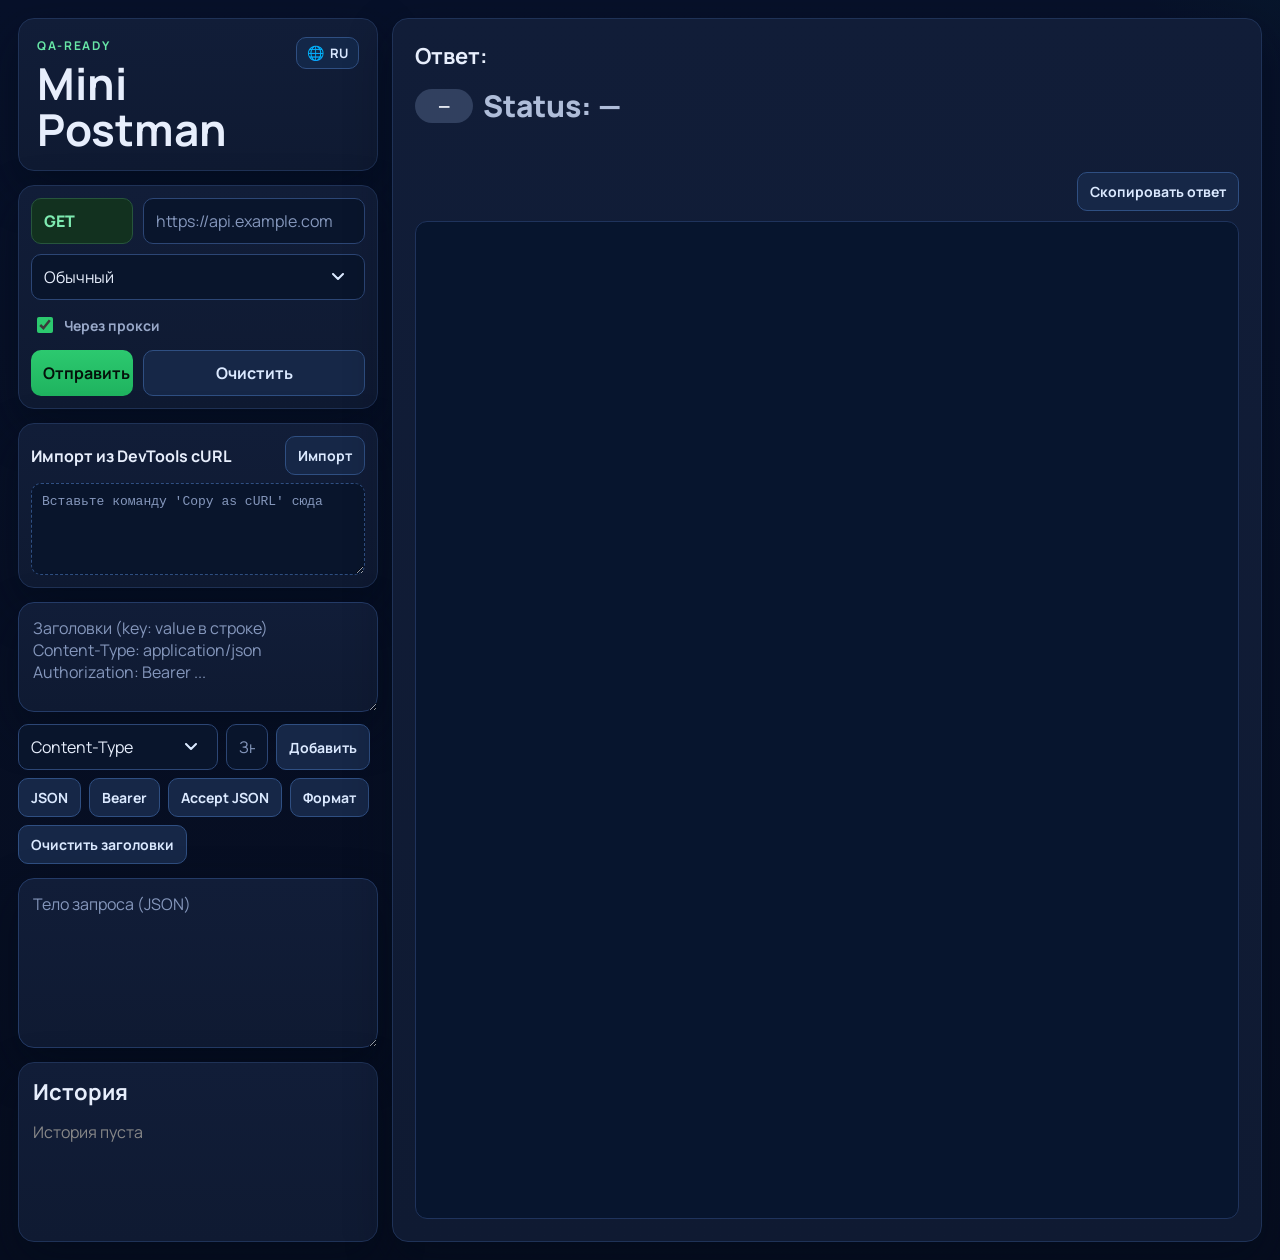
<file: index.html>
<!DOCTYPE html>
<html lang="en">
<head>
    <meta charset="UTF-8">
    <title>Mini Postman</title>
    <link rel="icon" href="data:image/svg+xml,%3Csvg xmlns='http://www.w3.org/2000/svg' viewBox='0 0 64 64'%3E%3Crect width='64' height='64' rx='14' fill='%231b2234'/%3E%3Cpath d='M18 34l11 11L46 19' stroke='%23ffda79' stroke-width='6' stroke-linecap='round' stroke-linejoin='round' fill='none'/%3E%3C/svg%3E">
    <link rel="stylesheet" href="style.css">
</head>
<body>

<div class="container">
    <header class="topbar">
        <div>
            <p class="eyebrow" data-i18n="kicker">QA-ready</p>
            <h1>Mini Postman</h1>
        </div>
        <button id="localeToggle" class="locale-toggle" type="button" aria-label="Change language">
            <span class="locale-icon">🌐</span>
            <span id="localeLabel">EN</span>
        </button>
    </header>

    <div class="request-box">
        <select id="method">
            <option>GET</option>
            <option>POST</option>
            <option>PUT</option>
            <option>PATCH</option>
            <option>DELETE</option>
            <option>HEAD</option>
            <option>OPTIONS</option>
        </select>

        <input type="text" id="url" placeholder="https://api.example.com">

        <select id="mode">
            <option value="normal" data-i18n="mode_normal">Normal</option>
            <option value="slow3g" data-i18n="mode_slow3g">Slow 3G</option>
            <option value="offline" data-i18n="mode_offline">Offline</option>
        </select>

        <label class="proxy-toggle">
            <input type="checkbox" id="useProxy" checked>
            <span data-i18n="use_proxy">Use proxy</span>
        </label>

        <button class="primary" onclick="sendRequest()" data-i18n="send">Send</button>
        <button class="ghost" onclick="clearAll()" data-i18n="clear">Clear</button>
    </div>

    <div class="curl-import">
        <div class="curl-import-head">
            <strong data-i18n="curl_import_title">Import from DevTools cURL</strong>
            <button class="ghost small" type="button" onclick="importCurlCommand()" data-i18n="import">Import</button>
        </div>
        <textarea id="curlInput" class="curl-area" data-i18n-placeholder="curl_placeholder" placeholder="Paste 'Copy as cURL' command here"></textarea>
    </div>

    <textarea id="headers" class="headers-area" data-i18n-placeholder="headers_placeholder" placeholder="Headers (key: value per line)&#10;Content-Type: application/json&#10;Authorization: Bearer ..."></textarea>
    <div class="headers-tools">
        <div class="headers-row">
            <select id="headerNameSelect">
                <option value="Content-Type">Content-Type</option>
                <option value="Authorization">Authorization</option>
                <option value="Accept">Accept</option>
                <option value="User-Agent">User-Agent</option>
                <option value="X-Request-ID">X-Request-ID</option>
                <option value="X-Correlation-ID">X-Correlation-ID</option>
                <option value="Cache-Control">Cache-Control</option>
                <option value="If-None-Match">If-None-Match</option>
                <option value="Custom" data-i18n="custom_header">Custom...</option>
            </select>
            <input type="text" id="headerCustomKey" data-i18n-placeholder="custom_header_key" placeholder="Custom header key" style="display:none;">
            <input type="text" id="headerValue" data-i18n-placeholder="header_value_placeholder" placeholder="Header value (e.g. Bearer TOKEN)">
            <button class="ghost small" type="button" onclick="addHeaderFromInputs()" data-i18n="add">Add</button>
        </div>
        <div class="headers-actions">
            <button class="ghost small" type="button" onclick="applyHeaderPreset('json')">JSON</button>
            <button class="ghost small" type="button" onclick="applyHeaderPreset('auth')">Bearer</button>
            <button class="ghost small" type="button" onclick="applyHeaderPreset('accept')" data-i18n="accept_json">Accept JSON</button>
            <button class="ghost small" type="button" onclick="formatHeadersEditor()" data-i18n="format">Format</button>
            <button class="ghost small" type="button" onclick="clearHeadersEditor()" data-i18n="clear_headers">Clear headers</button>
        </div>
    </div>

    <textarea id="body" class="body-area" data-i18n-placeholder="body_placeholder" placeholder="Request body (JSON)"></textarea>

    <div class="history">
        <h3 data-i18n="history">History</h3>
        <div id="historyList" class="history-list"></div>
    </div>

    <div class="response">
        <h3 data-i18n="response">Response:</h3>
        <div class="status-row">
            <span id="statusBadge" class="status-badge">—</span>
            <span id="statusLine" class="status">Status: —</span>
        </div>
        <div id="requestInfo" class="request-info"></div>
        <div id="analysis" class="analysis"></div>
        <div class="actions-row">
            <button id="copyBtn" class="ghost small" onclick="copyResponse()" data-i18n="copy_response">Copy response</button>
        </div>
        <pre id="responseOutput"></pre>
    </div>
</div>

<script src="script.js"></script>
</body>
</html>
</file>
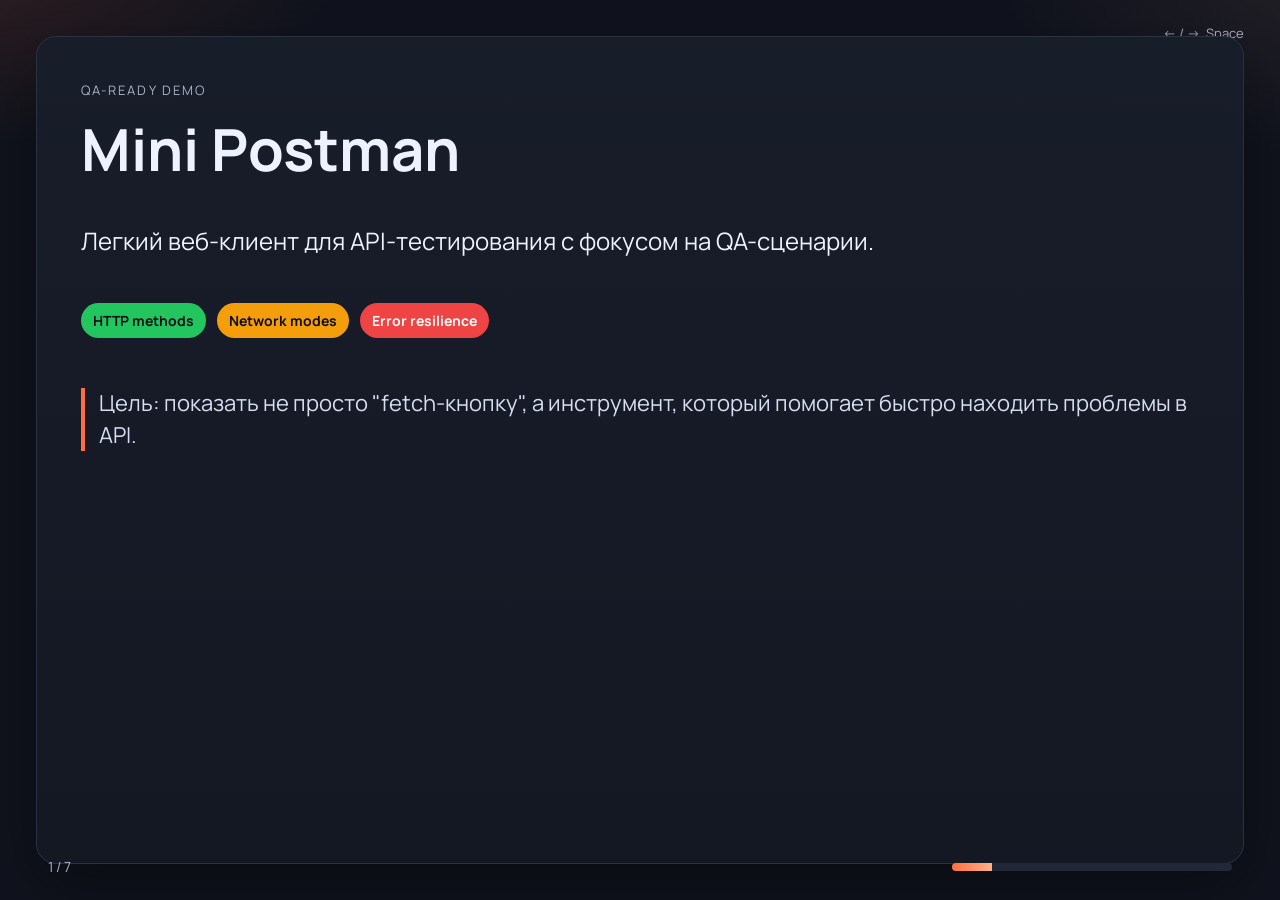
<file: presentation.html>
<!DOCTYPE html>
<html lang="ru">
<head>
  <meta charset="UTF-8">
  <meta name="viewport" content="width=device-width, initial-scale=1.0">
  <title>Mini Postman - Presentation</title>
  <style>
    @import url('https://fonts.googleapis.com/css2?family=Manrope:wght@500;700;800&display=swap');

    :root {
      --bg: #10131d;
      --panel: #181d2a;
      --text: #eef2ff;
      --muted: #a8b0c4;
      --accent: #ff6f3d;
      --accent-soft: #ffb08f;
      --line: #2a3142;
      --ok: #22c55e;
      --warn: #f59e0b;
      --err: #ef4444;
    }

    * { box-sizing: border-box; }

    body {
      margin: 0;
      font-family: 'Manrope', system-ui, sans-serif;
      background:
        radial-gradient(900px 450px at -10% -10%, rgba(255,111,61,0.18), transparent 55%),
        radial-gradient(700px 350px at 110% -5%, rgba(255,176,143,0.10), transparent 60%),
        var(--bg);
      color: var(--text);
      overflow: hidden;
    }

    .deck {
      position: relative;
      width: 100vw;
      height: 100vh;
      padding: 36px;
    }

    .slide {
      position: absolute;
      inset: 36px;
      border: 1px solid var(--line);
      border-radius: 20px;
      background: linear-gradient(180deg, rgba(24,29,42,0.98), rgba(20,24,35,0.98));
      padding: 44px;
      display: none;
      flex-direction: column;
      gap: 20px;
      box-shadow: 0 24px 60px rgba(0,0,0,0.35);
    }

    .slide.active { display: flex; }

    .kicker {
      letter-spacing: 0.16em;
      text-transform: uppercase;
      font-size: 13px;
      color: var(--muted);
    }

    h1, h2 { margin: 0; }
    h1 { font-size: clamp(34px, 5vw, 58px); line-height: 1.05; }
    h2 { font-size: clamp(28px, 4vw, 42px); }

    p, li { font-size: clamp(17px, 2vw, 24px); line-height: 1.45; }

    ul, ol {
      margin: 0;
      padding-left: 24px;
      display: grid;
      gap: 8px;
    }

    .grid {
      display: grid;
      grid-template-columns: 1fr 1fr;
      gap: 24px;
    }

    .card {
      border: 1px solid var(--line);
      background: rgba(255,255,255,0.02);
      border-radius: 14px;
      padding: 18px;
    }

    .pill {
      display: inline-block;
      padding: 8px 12px;
      border-radius: 999px;
      font-weight: 700;
      font-size: 14px;
      margin-right: 8px;
      margin-bottom: 8px;
      color: #0b0f18;
    }

    .ok { background: var(--ok); }
    .warn { background: var(--warn); }
    .err { background: var(--err); color: #fff; }

    .footer {
      position: absolute;
      left: 48px;
      right: 48px;
      bottom: 24px;
      display: flex;
      justify-content: space-between;
      align-items: center;
      color: var(--muted);
      font-size: 14px;
    }

    .progress {
      height: 8px;
      width: 280px;
      background: #222838;
      border-radius: 999px;
      overflow: hidden;
    }

    .bar {
      height: 100%;
      width: 0;
      background: linear-gradient(90deg, var(--accent), var(--accent-soft));
      transition: width .2s ease;
    }

    .hint {
      position: absolute;
      top: 24px;
      right: 36px;
      color: var(--muted);
      font-size: 13px;
    }

    .speech {
      border-left: 4px solid var(--accent);
      padding-left: 14px;
      color: #d7deef;
      font-size: clamp(16px, 1.8vw, 22px);
    }

    @media (max-width: 900px) {
      .slide { inset: 14px; padding: 24px; }
      .deck { padding: 14px; }
      .grid { grid-template-columns: 1fr; }
      .footer { left: 20px; right: 20px; bottom: 16px; }
      .progress { width: 180px; }
      .hint { right: 16px; top: 10px; }
    }
  </style>
</head>
<body>
  <div class="deck" id="deck">
    <div class="hint">← / →, Space</div>

    <section class="slide active">
      <div class="kicker">QA-ready demo</div>
      <h1>Mini Postman</h1>
      <p>Легкий веб-клиент для API-тестирования с фокусом на QA-сценарии.</p>
      <div>
        <span class="pill ok">HTTP methods</span>
        <span class="pill warn">Network modes</span>
        <span class="pill err">Error resilience</span>
      </div>
      <p class="speech">Цель: показать не просто "fetch-кнопку", а инструмент, который помогает быстро находить проблемы в API.</p>
    </section>

    <section class="slide">
      <div class="kicker">Проблема</div>
      <h2>Почему не хватало обычного mini client</h2>
      <ul>
        <li>Только GET/POST и слабая диагностика ошибок.</li>
        <li>Нет истории и повторного запуска запросов.</li>
        <li>Пустые ответы (HEAD/204) часто ломают парсинг.</li>
        <li>Сложно воспроизвести сетевые кейсы для QA.</li>
      </ul>
    </section>

    <section class="slide">
      <div class="kicker">Решение</div>
      <h2>Что реализовано</h2>
      <div class="grid">
        <div class="card">
          <ul>
            <li>Методы: GET, POST, PUT, PATCH, DELETE, HEAD, OPTIONS.</li>
            <li>Headers + body (с валидацией JSON).</li>
            <li>Статус-бейджи: 2xx, 4xx, 5xx.</li>
            <li>История запросов в localStorage.</li>
          </ul>
        </div>
        <div class="card">
          <ul>
            <li>Режимы: Normal, Slow 3G, Offline.</li>
            <li>Copy response, Clear, подсказки по ошибкам.</li>
            <li>Корректная обработка no-content ответов.</li>
            <li>Текст/JSON/бинарный fallback без падений.</li>
          </ul>
        </div>
      </div>
    </section>

    <section class="slide">
      <div class="kicker">Архитектура</div>
      <h2>Просто и прозрачно</h2>
      <ol>
        <li><strong>UI:</strong> `index.html` + `style.css`.</li>
        <li><strong>Логика:</strong> `script.js` (валидация, fetch, рендер).</li>
        <li><strong>Хранилище:</strong> localStorage для истории.</li>
        <li><strong>Поток:</strong> форма -> валидация -> запрос -> анализ -> сохранение.</li>
      </ol>
    </section>

    <section class="slide">
      <div class="kicker">Демо</div>
      <h2>Сценарий показа (2-3 минуты)</h2>
      <ol>
        <li>GET `.../posts/1` -> 200 + JSON.</li>
        <li>POST `.../posts` -> 201 + тело ответа.</li>
        <li>HEAD `.../posts/1` -> 200 + `[no content]`.</li>
        <li>404 endpoint -> подсказка про неверный путь.</li>
        <li>Slow 3G и Offline -> проверка устойчивости.</li>
        <li>Клик по истории -> авто-подстановка формы.</li>
      </ol>
    </section>

    <section class="slide">
      <div class="kicker">Ценность</div>
      <h2>Что видит работодатель</h2>
      <ul>
        <li>Ты делаешь не только "работает", но и "удобно тестировать".</li>
        <li>Есть QA-мышление: edge cases, ясные ошибки, воспроизводимость.</li>
        <li>Есть продуктовый подход: UX, демо-готовность, аккуратная подача.</li>
      </ul>
      <p class="speech">Этот проект уже выглядит как практичный инструмент, а не учебный черновик.</p>
    </section>

    <section class="slide">
      <div class="kicker">Финал</div>
      <h2>Короткий спич</h2>
      <p>Mini Postman — это QA-ориентированный API-клиент, который поддерживает основные HTTP-методы, историю, режимы сети и корректную обработку сложных ответов.</p>
      <p>Инструмент помогает быстро локализовать проблемы в запросе, сети и сервере, а интерфейс позволяет использовать его как демо-продукт для портфолио.</p>
      <p class="speech">Спасибо! Готов показать live demo.</p>
    </section>

    <div class="footer">
      <div id="counter">1 / 7</div>
      <div class="progress"><div class="bar" id="bar"></div></div>
    </div>
  </div>

  <script>
    const slides = Array.from(document.querySelectorAll('.slide'));
    const counter = document.getElementById('counter');
    const bar = document.getElementById('bar');
    let index = 0;

    function render() {
      slides.forEach((s, i) => s.classList.toggle('active', i === index));
      counter.textContent = `${index + 1} / ${slides.length}`;
      bar.style.width = `${((index + 1) / slides.length) * 100}%`;
    }

    function next() {
      index = Math.min(index + 1, slides.length - 1);
      render();
    }

    function prev() {
      index = Math.max(index - 1, 0);
      render();
    }

    window.addEventListener('keydown', (e) => {
      if (e.key === 'ArrowRight' || e.key === ' ' || e.key === 'PageDown') next();
      if (e.key === 'ArrowLeft' || e.key === 'PageUp') prev();
    });

    window.addEventListener('click', next);
    render();
  </script>
</body>
</html>
</file>
<file: style.css>
@import url('https://fonts.googleapis.com/css2?family=Manrope:wght@500;600;700;800&display=swap');

:root {
    --bg: #070f22;
    --bg-soft: #0b1730;
    --panel: #111d38;
    --panel-2: #0f1a32;
    --line: #1f3257;
    --line-soft: #243b67;
    --text: #e7eefc;
    --muted: #98a8c8;
    --accent: #2cc96f;
    --accent-2: #1fb35f;
    --warn: #e59f22;
    --bad: #ef4d4d;
    --ok: #2fcf74;
    --glow: 0 18px 45px rgba(3, 10, 24, 0.45);
}

* {
    box-sizing: border-box;
}

html,
body {
    margin: 0;
    padding: 0;
    min-height: 100%;
}

body {
    font-family: 'Manrope', system-ui, sans-serif;
    color: var(--text);
    background:
        radial-gradient(900px 500px at -10% -20%, rgba(61, 130, 255, 0.18), transparent 52%),
        radial-gradient(800px 420px at 120% -10%, rgba(31, 179, 95, 0.12), transparent 58%),
        linear-gradient(180deg, #07112a 0%, #060d1f 100%);
    padding: 18px;
}

.container {
    width: min(1500px, 100%);
    min-height: calc(100vh - 36px);
    margin: 0 auto;
    display: grid;
    grid-template-columns: 360px minmax(0, 1fr);
    grid-template-areas:
        "topbar response"
        "request response"
        "curlImport response"
        "headers response"
        "headersTools response"
        "body response"
        "history response";
    grid-template-rows: auto auto auto auto auto auto 1fr;
    gap: 14px;
}

.topbar {
    grid-area: topbar;
    background: linear-gradient(180deg, var(--panel), var(--panel-2));
    border: 1px solid var(--line);
    border-radius: 16px;
    padding: 18px;
    box-shadow: var(--glow);
    display: flex;
    align-items: flex-start;
    justify-content: space-between;
    gap: 12px;
}

.eyebrow {
    margin: 0 0 6px;
    font-size: 12px;
    font-weight: 700;
    letter-spacing: 0.14em;
    text-transform: uppercase;
    color: #67e6a6;
}

.locale-toggle {
    display: inline-flex;
    align-items: center;
    gap: 6px;
    border: 1px solid #2f4f82;
    background: #132748;
    color: #dbe9ff;
    border-radius: 10px;
    padding: 8px 10px;
    font-weight: 700;
    font-size: 13px;
    line-height: 1;
}

.locale-icon {
    font-size: 14px;
}

h1 {
    margin: 0;
    font-size: 44px;
    line-height: 1.05;
}

h3 {
    margin: 0 0 14px;
    font-size: 22px;
}

.request-box,
.curl-import,
.history,
.response,
.headers-area,
.body-area {
    background: linear-gradient(180deg, var(--panel), var(--panel-2));
    border: 1px solid var(--line);
    border-radius: 16px;
    box-shadow: var(--glow);
}

.curl-import {
    grid-area: curlImport;
    padding: 12px;
    display: flex;
    flex-direction: column;
    gap: 8px;
}

.curl-import-head {
    display: flex;
    justify-content: space-between;
    align-items: center;
    gap: 10px;
}

.curl-area {
    width: 100%;
    min-height: 92px;
    resize: vertical;
    border: 1px dashed #2f4f82;
    background: #09152c;
    color: var(--text);
    border-radius: 10px;
    padding: 10px;
    font-family: ui-monospace, SFMono-Regular, Menlo, Monaco, Consolas, "Liberation Mono", "Courier New", monospace;
    font-size: 13px;
}

.request-box {
    grid-area: request;
    display: grid;
    grid-template-columns: 102px 1fr;
    gap: 10px;
    padding: 12px;
}

#mode {
    grid-column: 1 / span 2;
}

.proxy-toggle {
    grid-column: 1 / span 2;
    display: inline-flex;
    align-items: center;
    gap: 8px;
    color: var(--muted);
    font-size: 14px;
    font-weight: 700;
    padding: 4px 2px;
}

.proxy-toggle input {
    width: 16px;
    height: 16px;
    accent-color: var(--accent);
}

.request-box .primary,
.request-box .ghost {
    grid-column: span 1;
}

#url {
    min-width: 0;
}

#headers {
    grid-area: headers;
}

#body {
    grid-area: body;
}

#headers,
#body {
    width: 100%;
    min-width: 0;
    resize: vertical;
}

.headers-area,
.body-area {
    width: 100%;
    color: var(--text);
    font-family: inherit;
    padding: 14px;
    border: 1px solid var(--line-soft);
    min-height: 110px;
}

.body-area {
    min-height: 170px;
}

.history {
    grid-area: history;
    padding: 14px;
    min-height: 180px;
}

.headers-tools {
    grid-area: headersTools;
    margin-top: -2px;
    display: flex;
    flex-direction: column;
    gap: 8px;
}

.headers-row {
    display: grid;
    grid-template-columns: 200px 1fr 1fr auto;
    gap: 8px;
}

.headers-actions {
    display: flex;
    flex-wrap: wrap;
    gap: 8px;
}

.history-list {
    display: flex;
    flex-direction: column;
    gap: 8px;
    max-height: 310px;
    overflow-y: auto;
    padding-right: 4px;
}

.history-item {
    display: flex;
    justify-content: space-between;
    align-items: center;
    gap: 8px;
    padding: 10px;
    border: 1px solid #2b446f;
    border-radius: 10px;
    background: #0b1a36;
    cursor: pointer;
}

.history-item:hover {
    background: #11254a;
}

.history-item .meta {
    display: flex;
    gap: 8px;
    min-width: 0;
}

.history-item .url {
    color: #94d9ff;
    overflow: hidden;
    text-overflow: ellipsis;
    white-space: nowrap;
}

.response {
    grid-area: response;
    padding: 22px;
    min-height: 100%;
    display: flex;
    flex-direction: column;
}

.status-row {
    display: flex;
    align-items: center;
    gap: 10px;
    margin-bottom: 8px;
}

.status-badge {
    display: inline-flex;
    align-items: center;
    justify-content: center;
    min-width: 58px;
    padding: 6px 9px;
    border-radius: 999px;
    background: #31405f;
    color: #f6f9ff;
    font-weight: 800;
}

.status-badge.success { background: #1f9f54; }
.status-badge.warn { background: #b87a0f; }
.status-badge.error { background: #b23434; }

.status {
    font-size: 30px;
    font-weight: 800;
    color: #afbdd9;
}

.status.ok { color: var(--ok); }
.status.warn { color: var(--warn); }
.status.error { color: var(--bad); }

.request-info {
    font-size: 14px;
    color: var(--muted);
    margin-bottom: 8px;
}

.analysis {
    min-height: 20px;
    font-size: 14px;
    color: #ffd48a;
    margin-bottom: 10px;
}

.actions-row {
    display: flex;
    justify-content: flex-end;
    margin-bottom: 10px;
}

pre {
    margin: 0;
    flex: 1;
    min-height: 320px;
    white-space: pre-wrap;
    word-break: break-word;
    padding: 14px;
    border-radius: 12px;
    border: 1px solid #1f335c;
    background: #07152e;
    color: #dfebff;
    overflow: auto;
}

input,
select,
button,
textarea {
    font-family: inherit;
    font-size: 16px;
}

input,
select {
    width: 100%;
    min-width: 0;
    padding: 11px 12px;
    border-radius: 10px;
    border: 1px solid #2c4675;
    background: #09152c;
    color: var(--text);
}

select {
    -webkit-appearance: none;
    appearance: none;
    padding-right: 56px;
    background-image: url("data:image/svg+xml,%3Csvg xmlns='http://www.w3.org/2000/svg' viewBox='0 0 12 8'%3E%3Cpath d='M1 1l5 5 5-5' fill='none' stroke='%23dbe9ff' stroke-width='2' stroke-linecap='round' stroke-linejoin='round'/%3E%3C/svg%3E");
    background-repeat: no-repeat;
    background-position: right 20px center;
    background-size: 12px 8px;
}

input::placeholder,
textarea::placeholder {
    color: #8597bc;
}

#method {
    font-weight: 800;
    text-transform: uppercase;
}

#method.method-GET { background: #12311f; color: #7eeab0; border-color: #27553c; }
#method.method-POST { background: #2f1f35; color: #f0abd4; border-color: #51345a; }
#method.method-PUT { background: #19354a; color: #a7def9; border-color: #2e5a77; }
#method.method-PATCH { background: #3b2a15; color: #f4cf95; border-color: #624427; }
#method.method-DELETE { background: #3f1f22; color: #f5a5a5; border-color: #643138; }
#method.method-HEAD { background: #202b3f; color: #cad6ee; border-color: #344768; }
#method.method-OPTIONS { background: #3d1d34; color: #f2b8df; border-color: #633154; }

button {
    padding: 11px 12px;
    border-radius: 10px;
    border: 1px solid #315087;
    cursor: pointer;
    transition: 0.15s ease;
    font-weight: 700;
}

button:hover {
    transform: translateY(-1px);
    filter: brightness(1.05);
}

button.primary {
    background: linear-gradient(180deg, var(--accent), var(--accent-2));
    color: #04110a;
    border: none;
}

button.ghost {
    background: #162747;
    color: #dbe9ff;
    border-color: #2f4f82;
}

button.small {
    font-size: 14px;
    padding: 9px 12px;
}

button:focus-visible,
input:focus-visible,
select:focus-visible,
textarea:focus-visible {
    outline: 2px solid #44c7ff;
    outline-offset: 2px;
}

.tag {
    padding: 2px 8px;
    border-radius: 999px;
    font-size: 12px;
    font-weight: 700;
    background: #1e3358;
    color: #d4e5ff;
}

.tag.get { color: #6de3a1; }
.tag.post { color: #ffb7dc; }

.token.string { color: #9fe6ad; }
.token.number { color: #91d8ff; }
.token.boolean { color: #f7d57f; }
.token.null { color: #d3a5f9; }
.token.key { color: #ffb07c; }

@media (max-width: 1100px) {
    .container {
        grid-template-columns: 1fr;
        grid-template-areas:
            "topbar"
            "request"
            "curlImport"
            "headers"
            "headersTools"
            "body"
            "history"
            "response";
        grid-template-rows: auto;
    }

    .response {
        min-height: 520px;
    }

    h1 {
        font-size: 36px;
    }
}

@media (max-width: 640px) {
    body {
        padding: 10px;
    }

    .container {
        gap: 10px;
        min-height: auto;
    }

    .topbar,
    .request-box,
    .history,
    .response,
    #headers,
    #body {
        border-radius: 12px;
    }

    .request-box {
        grid-template-columns: 1fr;
    }

    .headers-row {
        grid-template-columns: 1fr;
    }

    #mode,
    .request-box .primary,
    .request-box .ghost {
        grid-column: 1;
    }

    .status {
        font-size: 24px;
    }

    pre {
        min-height: 230px;
    }
}
</file>
